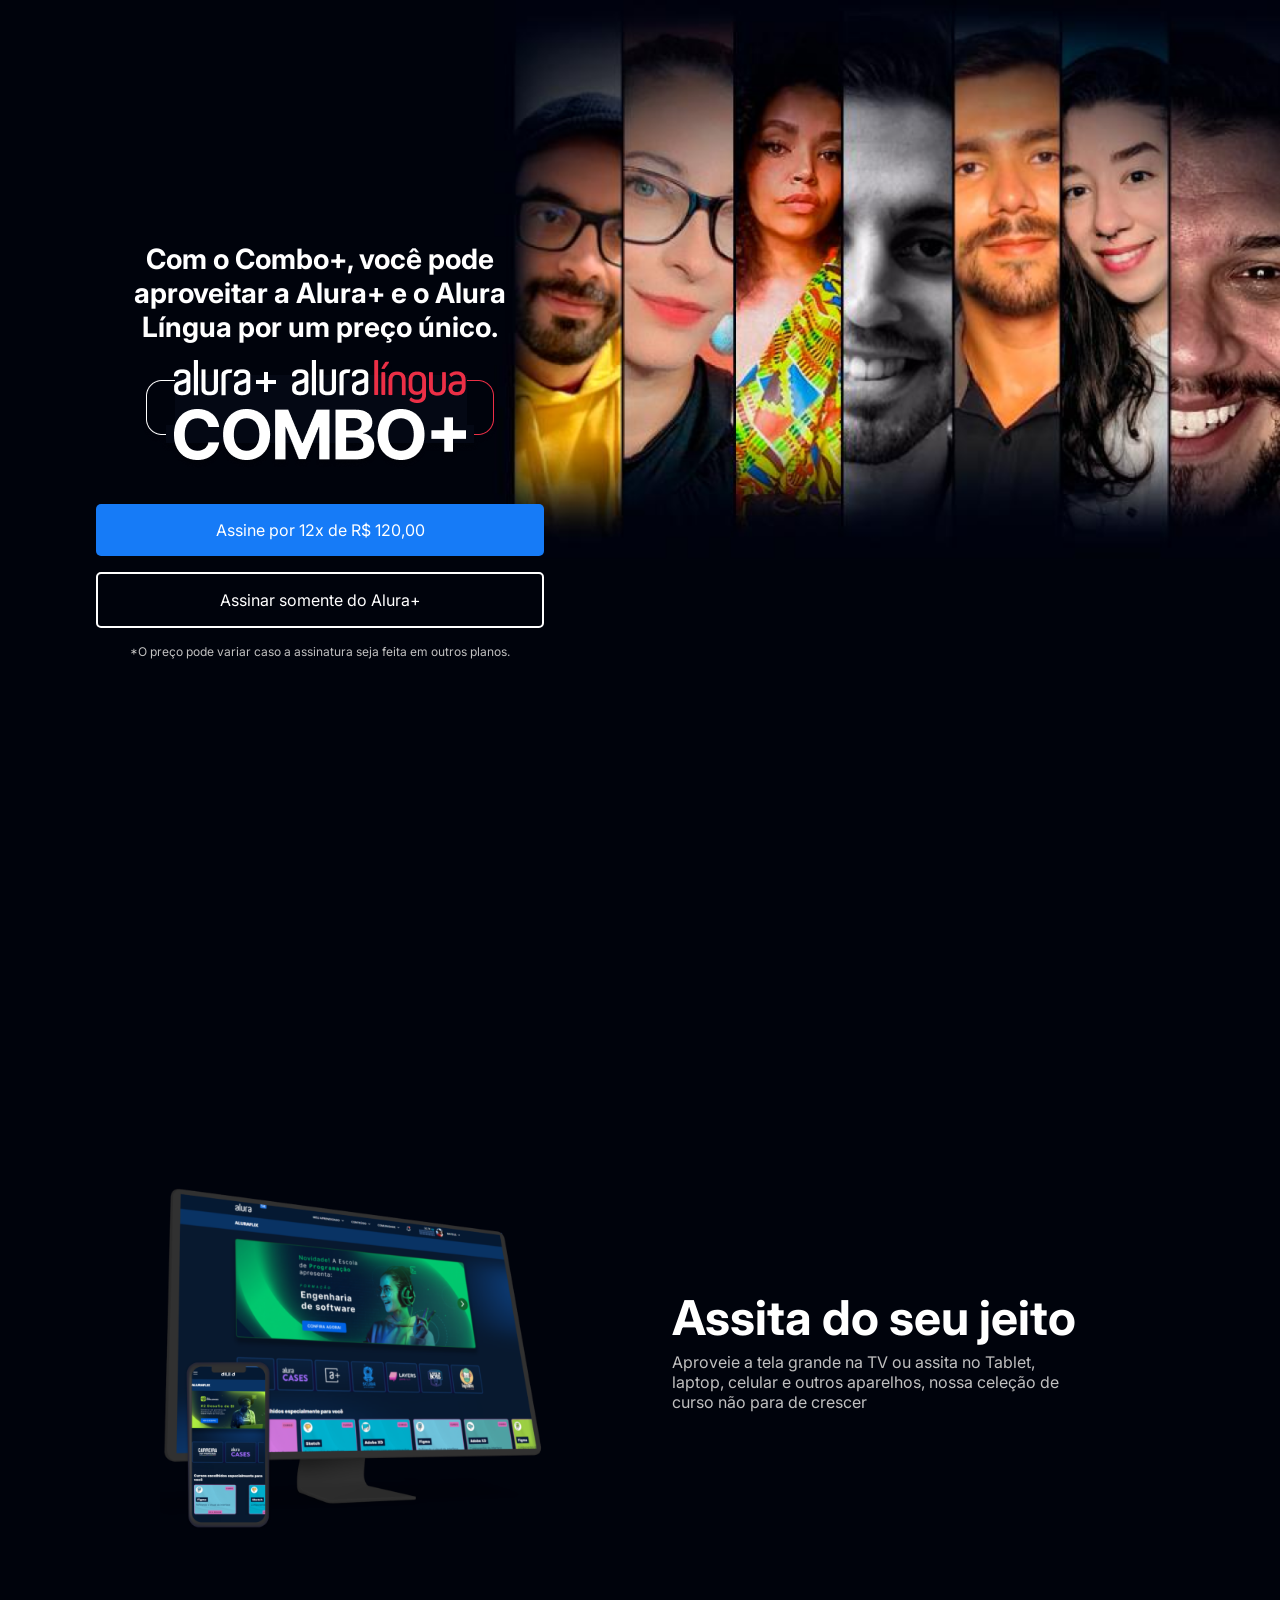
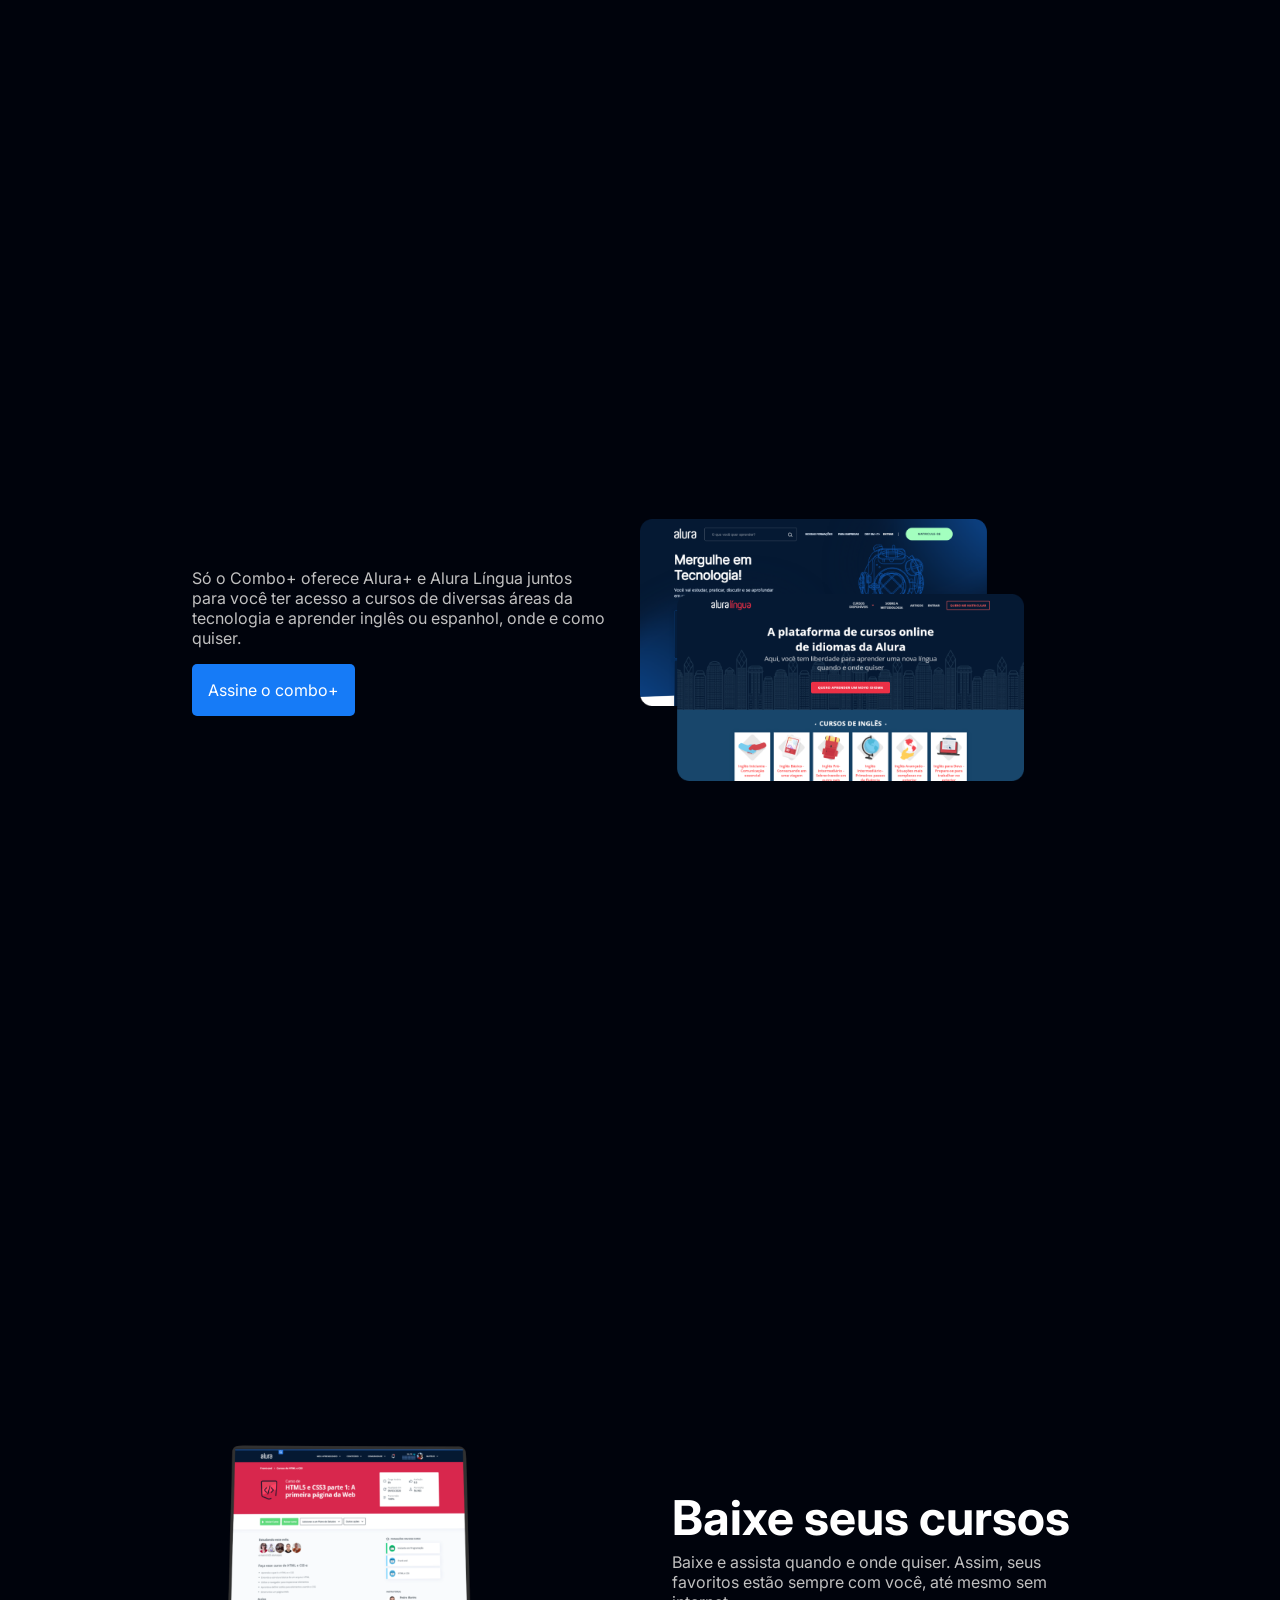
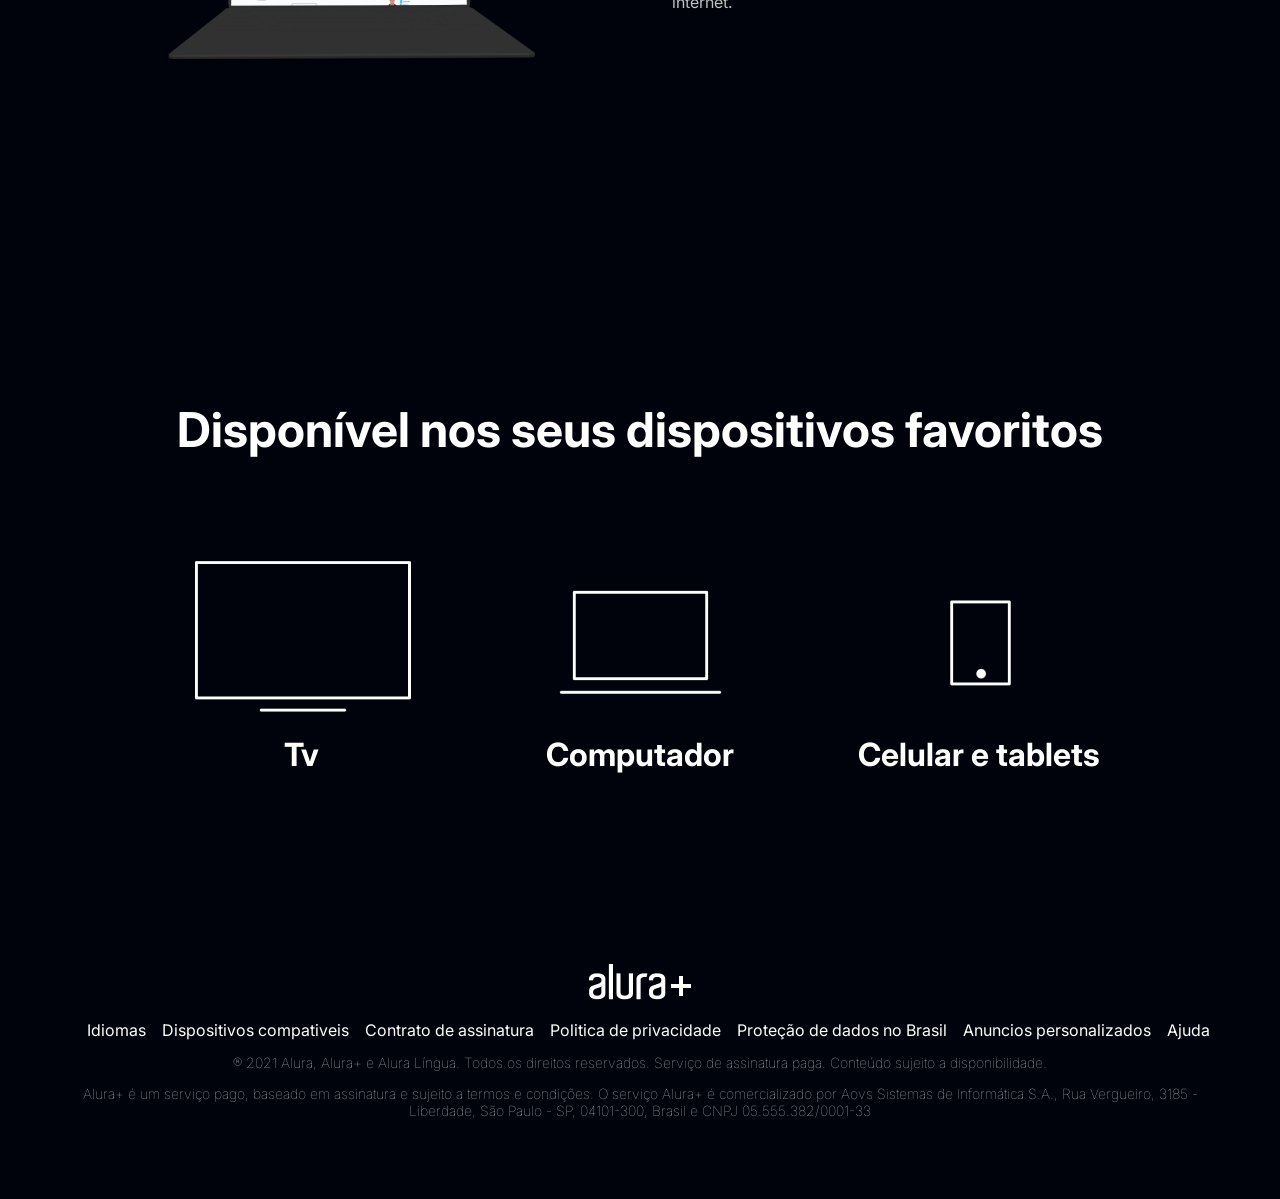
<file: index.html>
<!DOCTYPE html>
<html lang="pt-br">
<head>
    <meta charset="UTF-8">
    <meta http-equiv="X-UA-compatile" content="IE-edge">
    <meta name="viewport" content="width=device-width, initial-scale=1.0">
    <link rel="stylesheet" href="style/style.css">
    <link rel="preconnect" href="https://fonts.googleapis.com">
    <link rel="preconnect" href="https://fonts.gstatic.com" crossorigin>
    <link href="https://fonts.googleapis.com/css2?family=Inter:wght@100..900&display=swap" rel="stylesheet">
    <title>Segundo projeto</title>
</head>
<body>
    <section class="container principal">
       <div class="container__caixa"> 
           <h1 class="container__titulo">Com o Combo+, você pode aproveitar a Alura+ e o Alura Língua por um preço único.</h1>
           <img src="./imagem/Combo.png" class="imagem" alt="O combo+ é a junção do alura+ e o alura lingua ">
           <a href="www.alura.com.br" class="container__botao">Assine por 12x de R$ 120,00</a> 
           <a href="www.alura.com.br" class="container__botao botao_secundario">Assinar somente do Alura+</a>
           <p class="container__aviso">*O preço pode variar caso a assinatura seja feita em outros planos.</p.>
       </div>
    </section>
  <section class="container secundario">
        <img src="./imagem/Plataformas.png" alt="Um monitor e um celular com o alura plus aberto" class="secundario__imagem">
        <div class="container__descricao">
            <h2 class="descricao__titulo">Assita do seu jeito</h2>
            <p class="descricao__texto">Aproveie a tela grande na TV ou assita no Tablet, laptop, celular e outros aparelhos, nossa celeção de curso não para de crescer</p>
        </div>
  </section>
  <section class="container secundario">
        <div class="container__descricao">
            <p class="descricao__texto">Só o Combo+ oferece Alura+ e Alura Língua juntos para você ter acesso a cursos de diversas áreas da tecnologia e aprender inglês ou espanhol, onde e como quiser. </p>
            <a href="www.alura.com.br" class="container__botao secundario__botao"> Assine o combo+</a>
        </div>
        <img src="./imagem/Telas.png" alt="Telas do site da alura" class="secundario__imagem">
        </section>
  <section class="container secundario">
        <img src="./imagem/Notebook.png" alt="imagem de um Notebook" class="secundario__imagem">
        <div class="container__descricao">
               <h2 class="descricao__titulo">Baixe seus cursos</h2>
                <p class="descricao__texto"> Baixe e assista quando e onde quiser. Assim, seus favoritos estão sempre com você, até mesmo sem internet.</p>
         </div>
    </section>
     
 <section class="dispositivos">
        <h2 class="dispositivos__titulo">Disponível nos seus dispositivos favoritos</h2>
        <ul class="dispositivos__lista">
            <li>
               <img src="./imagem/tv.png" alt="icone televisão">
               <h3 class="lista__item">Tv</h3>  
            </li>
            <li>
                <img src="./imagem/computador.png" alt="icone computador">
                <h3 class="lista__item">Computador</h3>
            </li>
            <li>
                <img src="./imagem/celular.png" alt="icone celular">
                <h3 class="lista__item">Celular e tablets</h3>
            </li>
        </ul> 
  </section>
  <footer class="rodape">
     <img src="./imagem/Logo.png" alt="Alura+" class="rodape__logo">
       <ul class="rodape__lista">
           <li class="lista__link">
               <a href="#">Idiomas</a>
           </li>
           <li class="lista__link">
              <a href="#">Dispositivos compativeis</a>
           </li>
           <li class="lista__link">
             <a href="#">Contrato de assinatura</a>
           </li>
           <li class="lista__link">
             <a href="#"> Politica de privacidade</a>
           </li>
           <li class="lista__link">
             <a href="#"> Proteção de dados no Brasil</a>
           </li>
           <li class="lista__link">
             <a href="#"> Anuncios personalizados</a>
           </li>
           <li class="lista__link">
             <a href="#">Ajuda</a>
           </li>
       </ul>
       <p class="rodape__texto"> ® 2021 Alura, Alura+ e Alura Língua. Todos os direitos reservados. Serviço de assinatura paga. Conteúdo sujeito a disponibilidade.</p>
       <p class="rodape__texto"> Alura+ é um serviço pago, baseado em assinatura e sujeito a termos e condições. O serviço Alura+ é comercializado por Aovs Sistemas de Informática S.A., Rua Vergueiro, 3185 - Liberdade, São Paulo - SP, 04101-300, Brasil e CNPJ 05.555.382/0001-33</p>
  </footer>
</body>

</html>
</file>
<file: style/style.css>
:root{
 --branco-principal: #FFFFFF;
 --cinza-secundario: #c0c0c0;
 --botao-azul:#167BF7;
 --cor-de-fundo: #00030C; 
 --fonte-principal: 'inter';
 --botão-azul-efeito: #2989ff;
}
*{
    margin: 0;
    padding: 0;
}

body{
    background-color: var(--cor-de-fundo);
    color: var(--branco-principal);
    font-family: var(--fonte-principal);
    font-size: 16px;
    font-weight: 400;
}
.principal{
    background-image: url(../imagem/Background.png);
    background-repeat: no-repeat;
    background-size: contain;
    align-items: center;
    text-align: center;
}
.container{
    height: 100vh;
    display: grid;
    grid-template-columns: 50% 50%;
}
.container__botao{
    background-color: var(--botao-azul);
    border-radius: 5px;
    text-decoration: none;
    margin-bottom: 1em;
    color: var(--branco-principal);
    padding: 1em;
    display: block;  
}
.botao_secundario{
    background-color: transparent;
    border: 2px solid var(--branco-principal);
}
.container__aviso{
   font-size: 12px;
   color: var(--cinza-secundario);
}
.container__titulo{
    font-size: 28px;
    height: 700;
}
.imagem{
    margin: 1em 0 2em 0;
}
.container__caixa{
    margin: 0 6em;
}
.secundario__imagem{
    width: 80%;
}
.secundario{
    align-items: center;
    margin: 0 10em;
}
.descricao__titulo{
    font-weight: 700;
    font-size: 48px;
    color: var(--branco-principal);
    margin-bottom: 0.1em;
}
.descricao__texto{
    color: var(--cinza-secundario);
}
.secundario__botao{
    display: inline-block;
    margin-top: 1em;
}
.container__descricao{
    padding: 2em;
}
.dispositivos__lista{
    display: flex;
    justify-content: center;
    list-style-type: none;
    margin: 5em 0;
}
.dispositivos{
    text-align: center;
    padding-bottom: 30px;
}
.dispositivos__titulo{
    font-size: 48px;
    color: var(--branco-principal);
}
.lista__item{
    font-size: 32px;
    color: var(--branco-principal)
}
.rodape__lista{
    display: flex;
    justify-content: center;
    list-style-type: none;
   margin-top: 1em;
}
.lista__link a{
    text-decoration: none;
    color: var(--branco-principal);
    margin-left: 1em;
}
.rodape__texto{
    color: var(--cinza-secundario);
    font-size: 14px;
    margin: 1em;
    font-weight: 100;
}
.rodape{
    text-align: center;
    margin: 5em 3em;
}
.lista__link a:hover {
    color: var(--botao-azul);
}
.lista__link a:active{
    color: blueviolet;
}
.container__botao:hover{
  background-color: var(--botão-azul-efeito);
  color: var(--cor-de-fundo)
}
</file>
